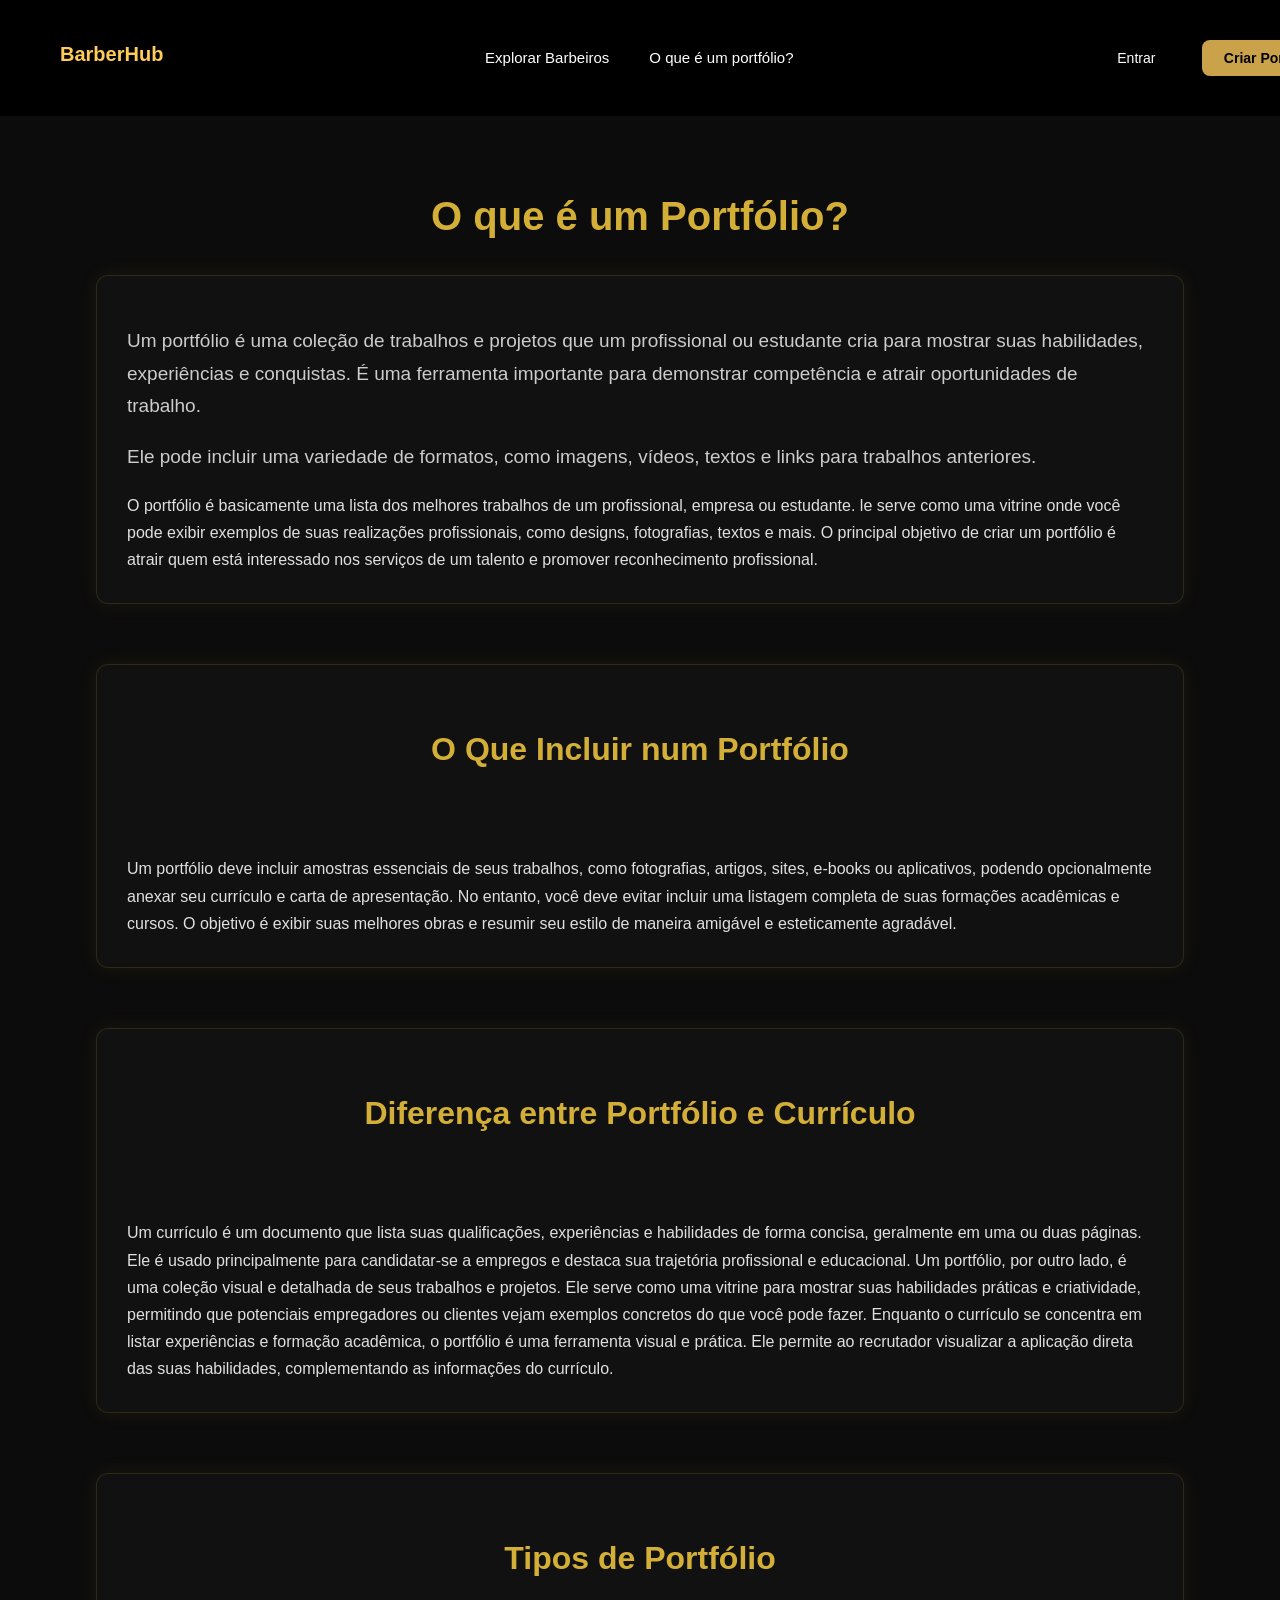
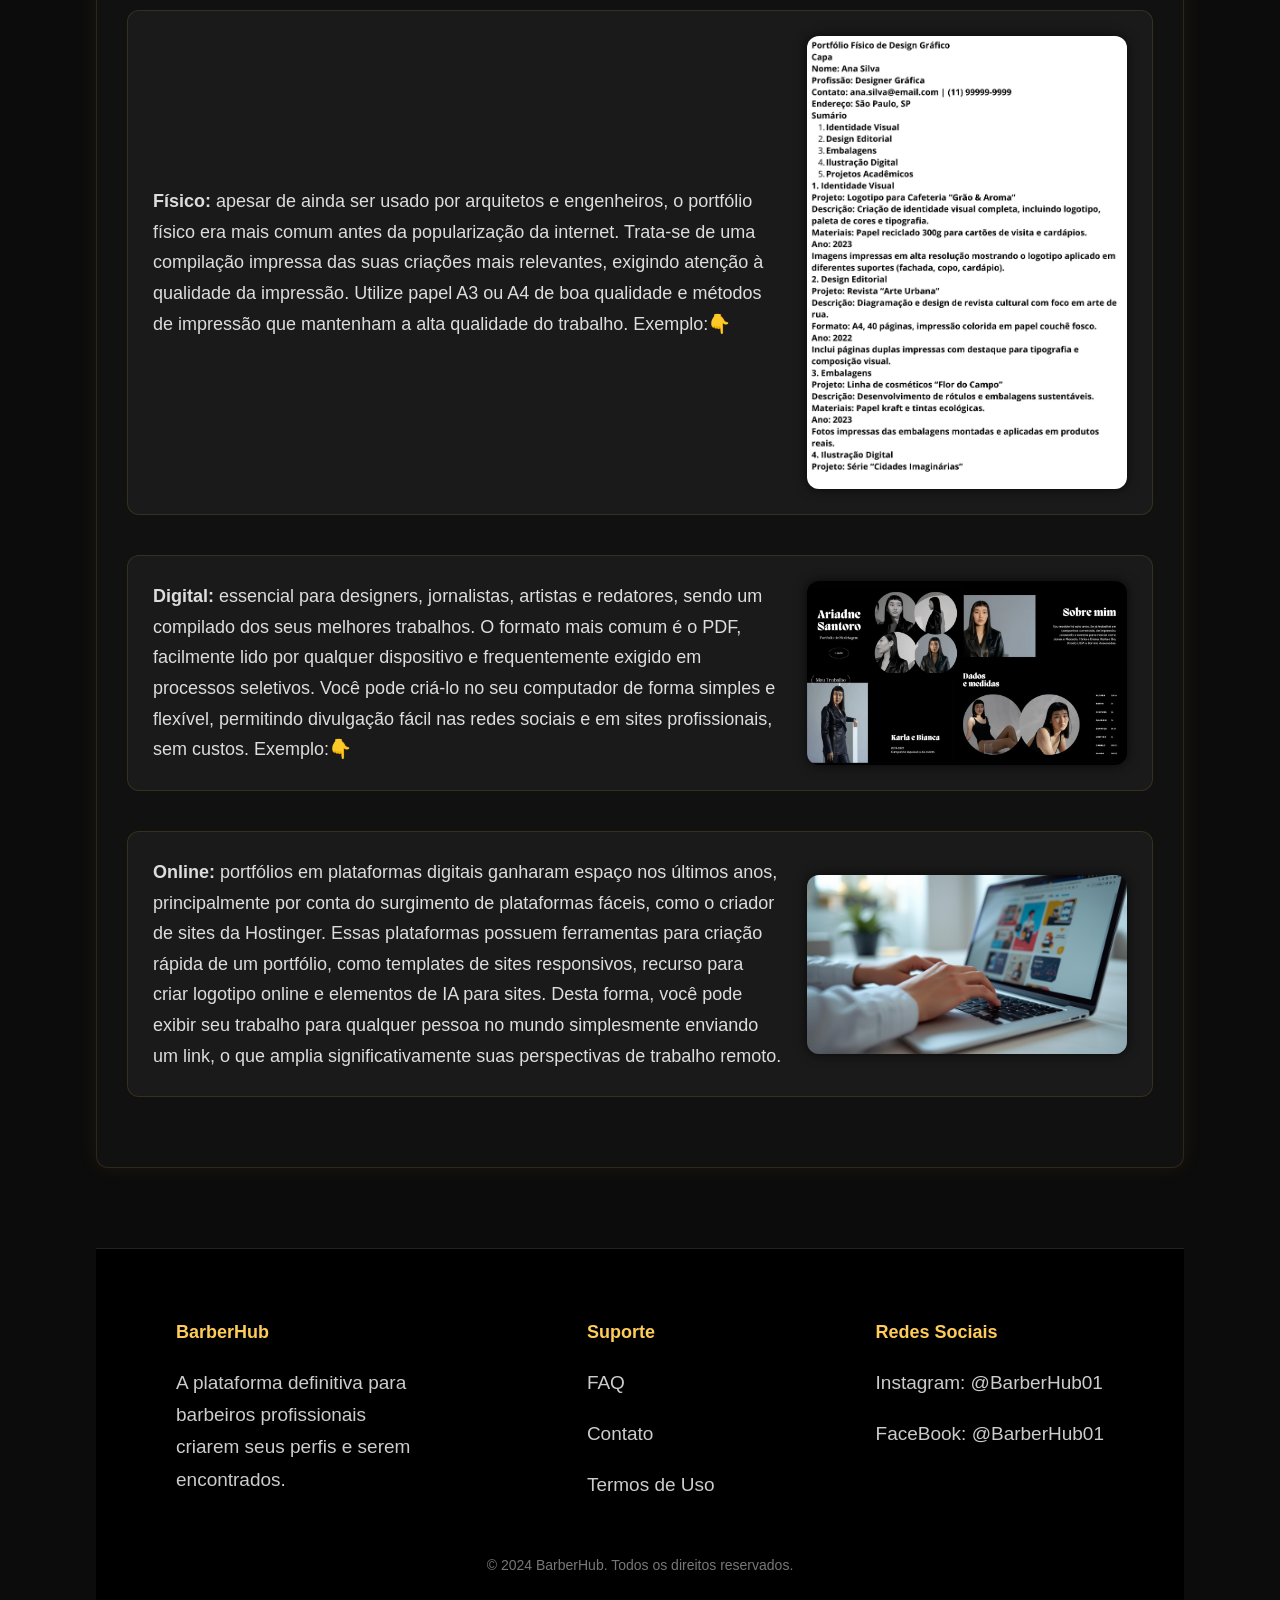
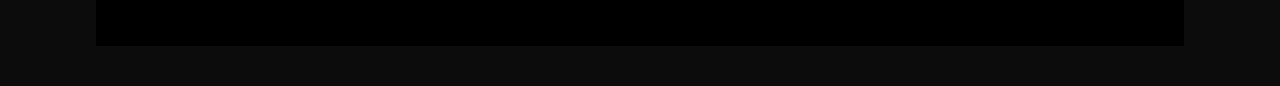
<file: aba-comofunc/comoFunc.html>
<!DOCTYPE html>
<html lang="pt-BR">
<head>
    <meta charset="UTF-8">
    <meta name="viewport" content="width=device-width, initial-scale=1.0">
     <link rel="stylesheet" href="comoFunc-estilizar.css">
    <title>O que é um Portfólio?</title>
</head>
<body>

    <!--área da navbar-->
    <header class="header">
      <nav class="nav">
        <div class="nav_logo">
          <h2>BarberHub</h2>
        </div>

        <ul class="nav__links">
          <li>
            <a
              href="../aba-explorarBarb/explorarbarb.html"
              class="nav__link"
              id="btnExplorar"
              >Explorar Barbeiros</a
            >
          </li>
          <li>
            <a
              href="../aba-comofunc/comoFunc.html"
              class="nav__link"
              id="btnComoFunciona"
              >O que é um portfólio?</a
            >
          </li>
        </ul>

        <div class="nav_actions">
          <a href="#" class="nav__login" id="btnEntrar">Entrar</a>
          <a
            href="../aba-criarPortifolio/criarPortifolio.html"
            class="nav_signup"
            id="btnCriarPortfolio"
            >Criar Portfólio</a
          >
        </div>
      </nav>
    </header>

    <div class="container">
    <h1 class="h1">O que é um Portfólio?</h1>
   
    <section class="comoFunciona">
        
        <p>Um portfólio é uma coleção de trabalhos e projetos que um profissional ou estudante cria para mostrar suas habilidades, experiências e conquistas. É uma ferramenta importante para demonstrar competência e atrair oportunidades de trabalho.</p>
        <p>Ele pode incluir uma variedade de formatos, como imagens, vídeos, textos e links para trabalhos anteriores.</p>
O portfólio é basicamente uma lista dos melhores trabalhos de um profissional, empresa ou estudante.
le serve como uma vitrine onde você pode exibir exemplos de suas realizações profissionais, como designs, fotografias, textos e mais.
O principal objetivo de criar um portfólio é atrair quem está interessado nos serviços de um talento e promover reconhecimento profissional. 

    </section>

    <section class="incluir">
<h2>O Que Incluir num Portfólio</h2>
<br><br>
Um portfólio deve incluir amostras essenciais de seus trabalhos, como fotografias, artigos, sites, e-books ou aplicativos, podendo opcionalmente anexar seu currículo e carta de apresentação. No entanto, você deve evitar incluir uma listagem completa de suas formações acadêmicas e cursos.
O objetivo é exibir suas melhores obras e resumir seu estilo de maneira amigável e esteticamente agradável.





    </section>
    <section class="diferenca">
        

<h2>Diferença entre Portfólio e Currículo</h2>
<br><br>
Um currículo é um documento que lista suas qualificações, experiências e habilidades de forma concisa, geralmente em uma ou duas páginas. Ele é usado principalmente para candidatar-se a empregos e destaca sua trajetória profissional e educacional.
Um portfólio, por outro lado, é uma coleção visual e detalhada de seus trabalhos e projetos. Ele serve como uma vitrine para mostrar suas habilidades práticas e criatividade, permitindo que potenciais empregadores ou clientes vejam exemplos concretos do que você pode fazer.
Enquanto o currículo se concentra em listar experiências e formação acadêmica, o portfólio é uma ferramenta visual e prática. Ele permite ao recrutador visualizar a aplicação direta das suas habilidades, complementando as informações do currículo. 
	



        </section>


      <section class="TiposdePortifolio">
    <h2>Tipos de Portfólio</h2>

    
    <div class="flex-container">
        <div class="texto">
            <strong>Físico:</strong> apesar de ainda ser usado por arquitetos e engenheiros, 
            o portfólio físico era mais comum antes da popularização da internet. 
            Trata-se de uma compilação impressa das suas criações mais relevantes, 
            exigindo atenção à qualidade da impressão. Utilize papel A3 ou A4 de boa qualidade 
            e métodos de impressão que mantenham a alta qualidade do trabalho. Exemplo:👇
        </div>
        <img src="../imagens/fisico.jpg" alt="Imagem ilustrativa sobre portfólio" class="img">
    </div>

   
    <div class="flex-container">
        <div class="texto">
            <strong>Digital:</strong> essencial para designers, jornalistas, artistas e redatores, 
            sendo um compilado dos seus melhores trabalhos. O formato mais comum é o PDF, 
            facilmente lido por qualquer dispositivo e frequentemente exigido em processos seletivos.
            Você pode criá-lo no seu computador de forma simples e flexível, permitindo divulgação fácil 
            nas redes sociais e em sites profissionais, sem custos. Exemplo:👇
        </div>
        <img src="../imagens/digital.jpg" alt="Imagem ilustrativa sobre portfólio" class="img">
    </div>

    
    <div class="flex-container">
        <div class="texto">
            <strong>Online:</strong> portfólios em plataformas digitais ganharam espaço nos últimos anos,
            principalmente por conta do surgimento de plataformas fáceis, como o criador de sites da Hostinger.
            Essas plataformas possuem ferramentas para criação rápida de um portfólio, como templates de sites 
            responsivos, recurso para criar logotipo online e elementos de IA para sites.
            Desta forma, você pode exibir seu trabalho para qualquer pessoa no mundo simplesmente enviando um link,
            o que amplia significativamente suas perspectivas de trabalho remoto.
        </div>
        <img src="../imagens/online.jpg" alt="Imagem ilustrativa sobre portfólio online" class="img">
    </div>
</section>



    </body>

    
    <footer class="footer">
      <div class="footer-section">
        <h3 class="footer__titulo">BarberHub</h3>
        <p class="footer__descricao">
          A plataforma definitiva para barbeiros profissionais criarem seus
          perfis e serem encontrados.
        </p>
      </div>

      <div class="footer_section">
        <h3 class="footer__titulo">Suporte</h3>
        <p class="footer-item">FAQ</p>
        <p class="footer-item">Contato</p>
        <p class="footer-item">Termos de Uso</p>
      </div>

      <div class="footer-section">
        <h3 class="footer__titulo">Redes Sociais</h3>
        <p class="footer-item">Instagram: @BarberHub01</p>
        <p class="footer-item">FaceBook: @BarberHub01</p>
      </div>

      <p class="footer__copy">
        © 2024 BarberHub. Todos os direitos reservados.
      </p>
    </footer>
        <script src="comoFunc-interacao.js"></script> 
</body>

</html>
</file>
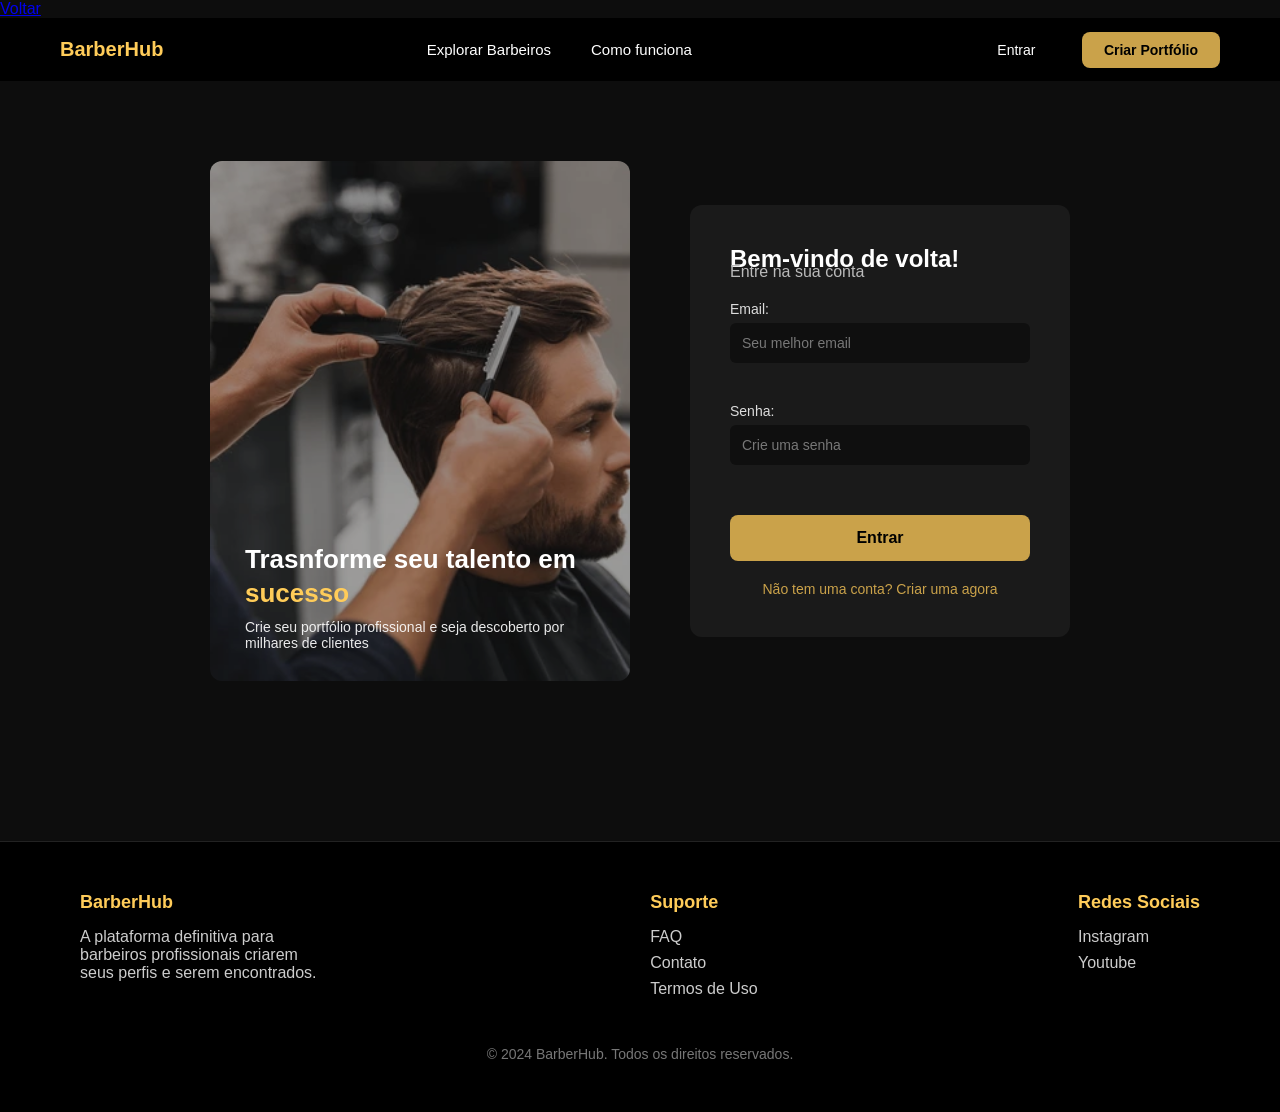
<file: aba-criarPortifolio/criarPortifolio.html>
<!DOCTYPE html>
<!DOCTYPE html>
<html lang="pt-BR">
<head>
    <meta charset="UTF-8">
    <meta name="viewport" content="width=device-width, initial-scale=1.0">
    <title>Document</title>
    <link rel="stylesheet" href="criarPortifolio-estilizar.css">
     <a href="../docs/index.html">Voltar</a>
</head>
<body>
    <!--Área navbar do site ( igual a area principal )-->
    <header class="header">
        <nav class="nav">
            <div class="nav_logo">
                <h2>BarberHub</h2>
            </div>

            <ul class="nav__links">
                <li><a href="../aba-explorarBarb/explorarbarb.html" class="nav__link">Explorar Barbeiros</a></li>
                <li><a href="../aba-comofunc/comoFunc.html" class="nav__link">Como funciona</a></li>
            </ul>

            <div class="nav_actions">
                <a href="../aba-login/login.html" class="nav__login">Entrar</a>
                <a href="../aba-criarPortifolio/criarPortifolio.html" class="nav_signup">Criar Portfólio</a>         
            </div>
        </nav>
    </header>

    <!--Área de login/cadastro do site-->
    <section class="area__login">
        <div class="lado__imagem">
            <img src="../imagens/male-client-getting-haircut-by-600nw-568819498.webp" alt="Barbeiro cortando um cabelo">

        <div class="texto-lado__imagem">
            <h2>Trasnforme seu talento em <span>sucesso</span></h2>
            <p>Crie seu portfólio profissional e seja descoberto por milhares de clientes</p>
        </div>
        </div>
        
        <form>

        <div class="login__titulo">
            <h2>Bem-vindo de volta!</h2>
        </div>

        <div class="login__subtitulo">
            <p>Entre na sua conta</p>
        </div>
        
            <div class="input-email__login">
                <label for="email">Email:</label>
                <input 
                id="email"
                nome="email"
                type="email"
                class="input-email__login"
                placeholder="Seu melhor email"
                required
                >
            </div>

            <div class="input-senha__login">
                <label for="senha">Senha:</label>
                <input
                id="senha"
                name="senha"
                type="password"
                class="input-senha__login"
                placeholder="Crie uma senha"
                required
                minlength="5"
                pattern="(?=.*[0-9])(?=.*[A-Z]).{5,}"
                title="Sua senha deve ter no minímo 5 caracteres, uma letra maíuscula e um número."
                >
            </div>

            <div class="btn-entrar__login">
                <button>Entrar</button>
            </div>

            <div>
                <a href="../aba-registro/registro.html" class="caminho-registro__cadastro">Não tem uma conta? Criar uma agora</a>
            </div>

        </form>
    </section>

    <!--Área de sobre nós (igual area principal)-->
    <footer class="footer">
        <div class="footer-section">
            <h3 class="footer__titulo">BarberHub</h3>
            <p class="footer__descricao">
                A plataforma definitiva para barbeiros profissionais criarem seus perfis e serem encontrados.
            </p>
        </div>

        <div class="footer_section">
            <h3 class="footer__titulo">Suporte</h3>
            <p class="footer-item">FAQ</p>
            <p class="footer-item">Contato</p>
            <p class="footer-item">Termos de Uso</p>
        </div>

        <div class="footer-section">
            <h3 class="footer__titulo">Redes Sociais</h3>
            <p class="footer-item">Instagram</p>
            <p class="footer-item">Youtube</p>
        </div>

        <p class="footer__copy">© 2024 BarberHub. Todos os direitos reservados.</p>
    </footer>
</body>
<script src="criarPortifolio-interacao.js"></script>
</html>
</file>
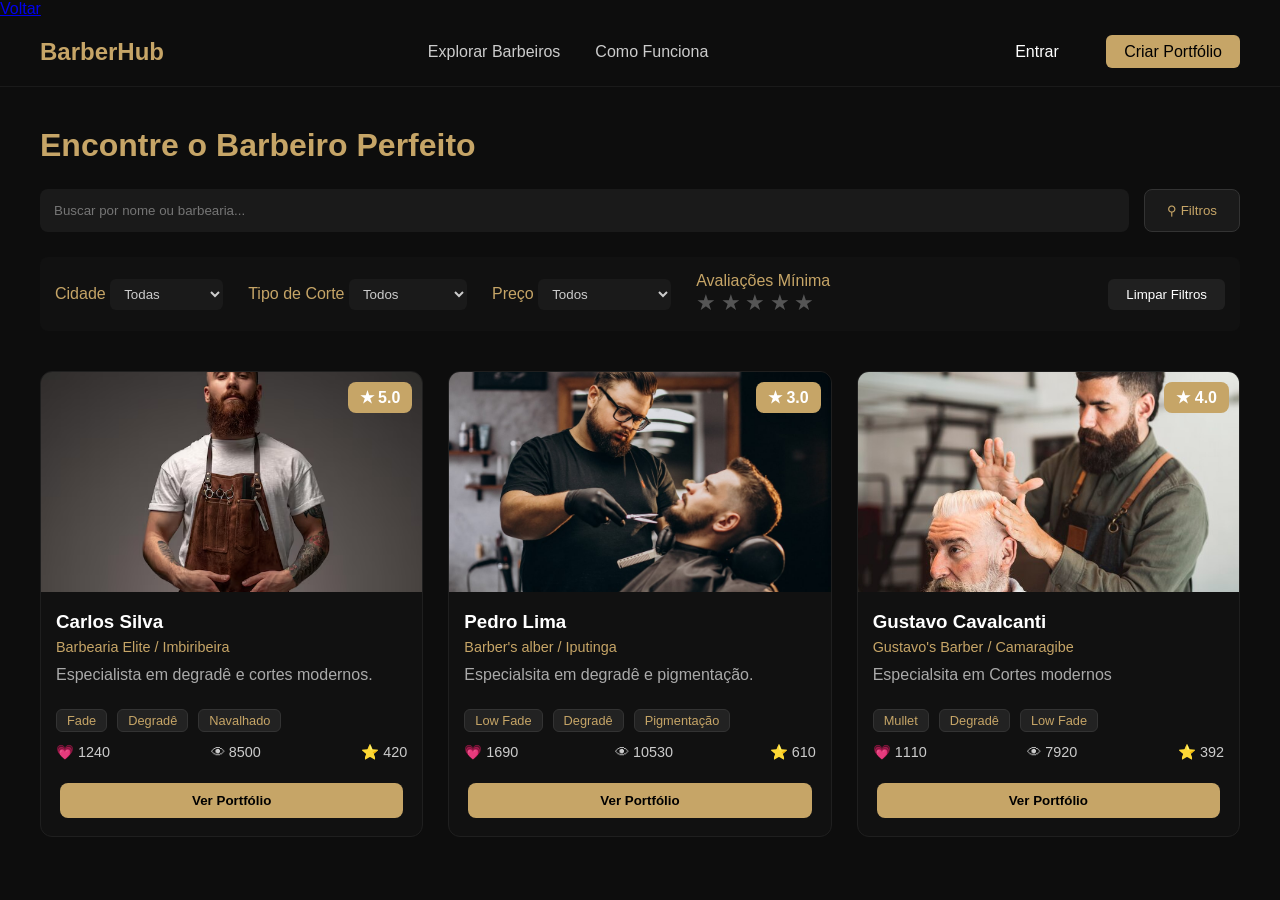
<file: aba-explorarBarb/explorarbarb.html>
<!DOCTYPE html>
<html lang="pt-BR">
<head>
    <meta charset="UTF-8">
    <meta name="viewport" content="width=device-width, initial-scale=1.0">
    <link rel="stylesheet" href="explorarbarb-estilizar.css">
    <title>Explorar Barbeiros</title>
</head>
<body>
    <a href="../docs/index.html">Voltar</a> 
   
    <!--área da navbar-->
    <header class="header">
        <nav class="nav">
            <div class="nav_logo">
                <h2>BarberHub</h2>
            </div>

            <ul class="nav__links">
                <li><a href="../aba-explorarBarb/explorarbarb.html" class="nav__link" id="btnExplorar">Explorar Barbeiros</a></li>
                <li><a href="../aba-comofunc/comoFunc.html" class="nav__link" id="btnComoFunciona">Como Funciona</a></li>
            </ul>

            <div class="nav_actions">
                <a href="../aba-login/login.html" class="nav__login" id="btnEntrar">Entrar</a>
                <a href="../aba-criarPortifolio/criarPortifolio.html" class="nav_signup"  id="btnCriarPortfolio">Criar Portfólio</a>
            </div>
        </nav>
    </header>
   <!--área de pesquisa no menu principal explorar barbeiros-->
    <section class="explorarbarbeiros__menu">
        <div class="explorarbarbeiros__titulo">
            <h2>Encontre o Barbeiro Perfeito</h2>
        </div>
        
        <div class="barra-pesquisa__explorar">
            <input
            type="text"
            class="pesquisar_inserir"
            placeholder="Buscar por nome ou barbearia..."
            >

            <button class="botao-filtro">
                <span class="icone-filtro">⚲</span>
                Filtros
            </button>
        </div>

        <div class="explorarbarbeiros__filtro-classificacoes">
            <div class="filtro-classificacoes" id="filtro-cidade">
                <label>Cidade</label>
                <select>
                    <option value="Todas">Todas</option>
                    <option value="Imbiribeira">Imbiribeira</option>
                    <option value="Iputinga">Iputinga</option>
                    <option value="Camaragibe">Camaragibe</option>
                </select>
            </div>

            <div class="filtro-classificacoes" id="filtro-tipocorte">
                <label>Tipo de Corte</label>
                <select>
                    <option value="Todos">Todos</option>
                    <option value="Fade">Fade</option>
                    <option value="Degradê">Degradê</option>
                    <option value="Navalhado">Navalhado</option>
                    <option value="Low fade">Low Fade</option>
                    <option value="Mullet">Mullet</option>
                    <option value="Pigmentação">Pigmentação</option>
                </select>
            </div>

            <div class="filtro-classificacoes" id="filtro-preco">
                <label>Preço</label>
                <select>
                    <option value="Todos">Todos</option>
                    <option value="30">Até RS30</option>
                    <option value="40">RS30-RS60</option>
                    <option value="60">Acima de RS60</option>
                </select>
            </div>

            <div class="filtro-classificacoes">
                <label>Avaliações Mínima</label>
                <div class="avaliacoes-estrelas" id="filtro-avaliacao">
                    <span data-stars="1">★</span>
                    <span data-stars="2">★</span>
                    <span data-stars="3">★</span>
                    <span data-stars="4">★</span>
                    <span data-stars="5">★</span>
                </div>
            </div>

            <button class="explorarbarbeiros__limpar-filtros">Limpar Filtros</button>
        </div>
    </section>

    <!--Cards dos barbeiros no menu explorar barbeiros-->

    <section class="explorarbarbeiros__barbeiros">
        <!--Card 1-->
        <article class="barbeiro__card">
            <div class="barbeiro__imagem">
                <img src="../imagens/barbeiro-orelhudo-olhando-para-a-camera_251859-16957.avif" alt="Foto Barbeiro">
                <span class="avaliacao">★ 5.0</span>
            </div>

            <div class="barbeiro__informacoes">
                <p class="explorarbarbeiro__cidade"></p>

                <h3>Carlos Silva</h3>
                <span class="barbearia__loja">Barbearia Elite / Imbiribeira </span>

                <p class="desc">
                    Especialista em degradê e cortes modernos.
                </p>
            </div>

            <div class="barbeiro__tags">
                <span>Fade</span>
                <span>Degradê</span>
                <span>Navalhado</span>
            </div>

            <div class="barbeiro__status">
                <span>💗 1240</span>
                <span>👁 8500</span>
                <span>⭐ 420</span>
            </div>

            <button class="barbeiro--portfolio__botao" id="btn1">Ver Portfólio</button>
        </article>

        <!--Card 2 (Copiar e colar primeiro card, apenas mudar imagem do barbeiro e informações.)-->

        <article class="barbeiro__card">
            <div class="barbeiro__imagem">
                <img src="../imagens/curso-de-barbeiro-profissional.png" alt="Foto Barbeiro">
                <span class="avaliacao">★ 3.0</span>
            </div>

            <div class="barbeiro__informacoes">
                <p class="explorarbarbeiro__cidade"></p>

                <h3>Pedro Lima</h3>
                <span class="barbearia__loja">Barber's alber / Iputinga </span>

                <p class="desc">
                    Especialsita em degradê e pigmentação.
                </p>
            </div>

            <div class="barbeiro__tags">
                <span>Low Fade</span>
                <span>Degradê</span>
                <span>Pigmentação</span>
            </div>

            <div class="barbeiro__status">
                <span>💗 1690</span>
                <span>👁 10530</span>
                <span>⭐ 610</span>
            </div>

            <button class="barbeiro--portfolio__botao" id="btn2">Ver Portfólio</button>
        </article>

        <!--Card 3-->
        <article class="barbeiro__card">
            <div class="barbeiro__imagem">
                <img src="../imagens/cabeleireiro-preparar-clientes-cabelo-para-corte-cabelo_23-2148181947.png" alt="Foto Barbeiro">
                <span class="avaliacao">★ 4.0</span>
            </div>

            <div class="barbeiro__informacoes">
                <p class="explorarbarbeiro__cidade"></p>

                <h3>Gustavo Cavalcanti</h3>
                <span class="barbearia__loja">Gustavo's Barber / Camaragibe </span>

                <p class="desc">
                    Especialsita em Cortes modernos
                </p>
            </div>

            <div class="barbeiro__tags">
                <span>Mullet</span>
                <span>Degradê</span>
                <span>Low Fade</span>
            </div>

            <div class="barbeiro__status">
                <span>💗 1110</span>
                <span>👁 7920</span>
                <span>⭐ 392</span>
            </div>

            <button class="barbeiro--portfolio__botao" id="btn3">Ver Portfólio</button>
        </article>

    </section>
    <script src="explorarbarb-interacao.js"></script>
</body>
</html>
</file>
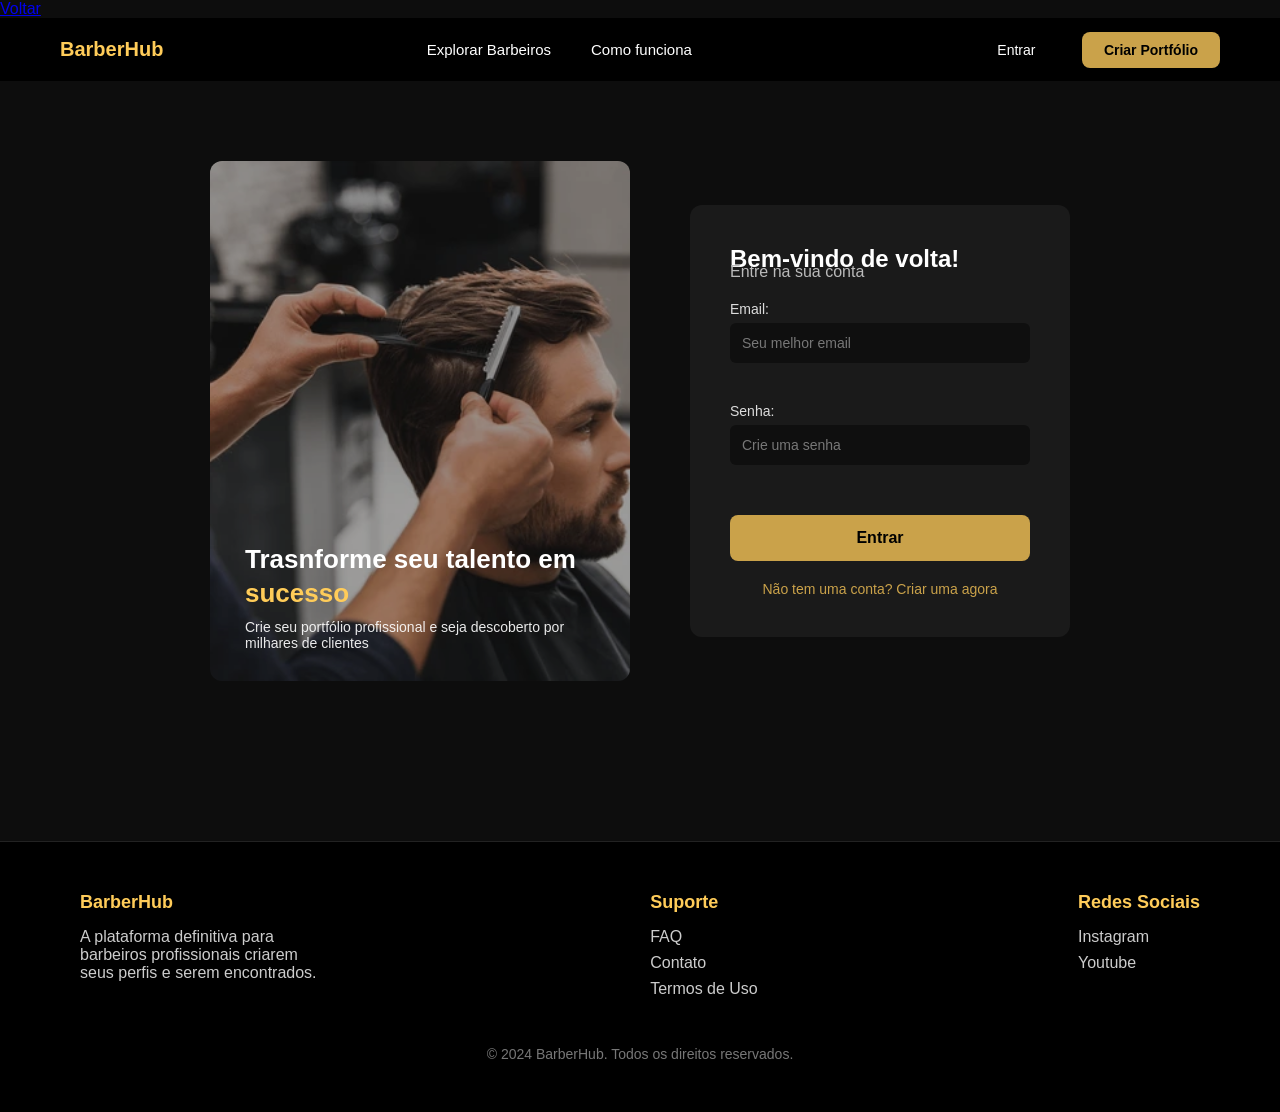
<file: aba-login/login.html>
<!DOCTYPE html>
<html lang="pt-BR">
<head>
    <meta charset="UTF-8">
    <meta name="viewport" content="width=device-width, initial-scale=1.0">
    <title>Login BarberHub</title>
    <a href="../docs/index.html">Voltar</a>
    <link rel="stylesheet" href="login-estilizar.css">
    <!-- Adicione isso dentro da tag <head> do seu HTML -->

</head>
<body>
    <!--Área navbar do site ( igual a area principal )-->
    <header class="header">
        <nav class="nav">
            <div class="nav_logo">
                <h2>BarberHub</h2>
            </div>

            <ul class="nav__links">
                <li><a href="../aba-explorarBarb/explorarbarb.html" class="nav__link">Explorar Barbeiros</a></li>
                <li><a href="../aba-comofunc/comoFunc.html" class="nav__link">Como funciona</a></li>
            </ul>

            <div class="nav_actions">
                <a href="../aba-login/login.html" class="nav__login">Entrar</a>
                <a href="../aba-criarPortifolio/criarPortifolio.html" class="nav_signup">Criar Portfólio</a>         
            </div>
        </nav>
    </header>

    <!--Área de login/cadastro do site-->
    <section class="area__login">
        <div class="lado__imagem">
            <img src="../imagens/male-client-getting-haircut-by-600nw-568819498.webp" alt="Barbeiro cortando um cabelo">

        <div class="texto-lado__imagem">
            <h2>Trasnforme seu talento em <span>sucesso</span></h2>
            <p>Crie seu portfólio profissional e seja descoberto por milhares de clientes</p>
        </div>
        </div>

        <form>

        <div class="login__titulo">
            <h2>Bem-vindo de volta!</h2>
        </div>

        <div class="login__subtitulo">
            <p>Entre na sua conta</p>
        </div>
        
        
            <div class="input-email__login">
                <label for="email">Email:</label>
                <input 
                id="email"
                nome="email"
                type="email"
                class="input-email__login"
                placeholder="Seu melhor email"
                required
                >
            </div>

            <div class="input-senha__login">
                <label for="senha">Senha:</label>
                <input
                id="senha"
                name="senha"
                type="password"
                class="input-senha__login"
                placeholder="Crie uma senha"
                required
                minlength="5"
                pattern="(?=.*[0-9])(?=.*[A-Z]).{5,}"
                title="Sua senha deve ter no minímo 5 caracteres, uma letra maíuscula e um número."
                >
            </div>

            <div class="btn-entrar__login">
                <button>Entrar</button>
            </div>

            <div>
                <a href="../aba-registro/registro.html" class="caminho-registro__cadastro">Não tem uma conta? Criar uma agora</a>
            </div>

        </form>
    </section>

    <!--Área de sobre nós (igual area principal)-->
    <footer class="footer">
        <div class="footer-section">
            <h3 class="footer__titulo">BarberHub</h3>
            <p class="footer__descricao">
                A plataforma definitiva para barbeiros profissionais criarem seus perfis e serem encontrados.
            </p>
        </div>

        <div class="footer_section">
            <h3 class="footer__titulo">Suporte</h3>
            <p class="footer-item">FAQ</p>
            <p class="footer-item">Contato</p>
            <p class="footer-item">Termos de Uso</p>
        </div>

        <div class="footer-section">
            <h3 class="footer__titulo">Redes Sociais</h3>
            <p class="footer-item">Instagram</p>
            <p class="footer-item">Youtube</p>
        </div>

        <p class="footer__copy">© 2024 BarberHub. Todos os direitos reservados.</p>
    </footer>
</body>
<script src="login-interacao.js"></script>
</html>
</file>
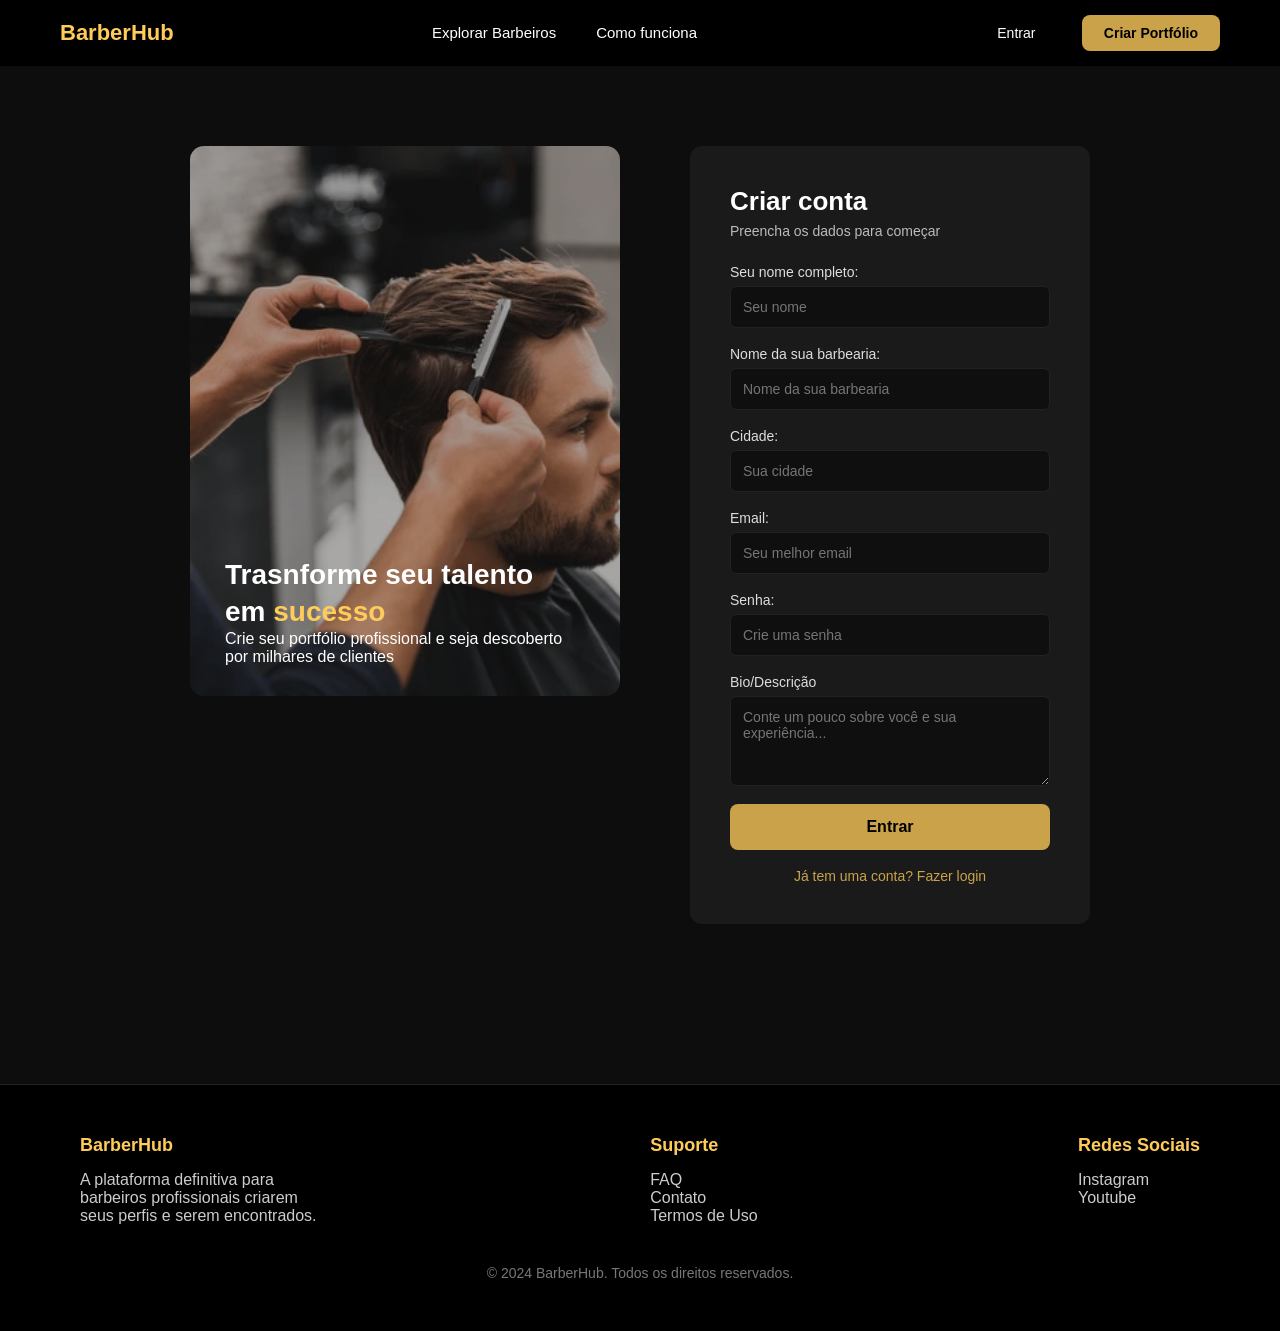
<file: aba-registro/registro.html>
<!DOCTYPE html>
<html lang="pt-BR">
<head>
    <meta charset="UTF-8">
    <meta name="viewport" content="width=device-width, initial-scale=1.0">
    <title>Login BarberHub</title>
    <link rel="stylesheet" href="registro-estlizar.css">

</head>
<body>
    <!--Área navbar do site ( igual a area principal )-->
    <header class="header">
        <nav class="nav">
            <div class="nav_logo">
                <h2>BarberHub</h2>
            </div>

            <ul class="nav__links">
                <li><a href="../aba-explorarBarb/explorarbarb.html" class="nav__link">Explorar Barbeiros</a></li>
                <li><a href="../aba-comofunc/comoFunc.html" class="nav__link">Como funciona</a></li>
            </ul>

            <div class="nav_actions">
                <a href="../aba-login/login.html" class="nav__login">Entrar</a>
                <a href="../aba-criarPortifolio/criarPortifolio.html" class="nav_signup">Criar Portfólio</a>         
            </div>
        </nav>
    </header>

    <!--Área de login/cadastro do site-->
    <section class="area__login">
        <div class="lado__imagem">
            <img src="../imagens/male-client-getting-haircut-by-600nw-568819498.webp" alt="Barbeiro cortando um cabelo">

        <div class="texto-lado__imagem">
            <h2>Trasnforme seu talento em <span>sucesso</span></h2>
            <p>Crie seu portfólio profissional e seja descoberto por milhares de clientes</p>
        </div>
        </div>
    <!--Preencher cadastro-->
        <form>

        <div class="login__titulo">
            <h2>Criar conta</h2>
        </div>

        <div class="login__subtitulo">
            <p>Preencha os dados para começar</p>
        </div>
         
        <!--Nome-->
            <div class="campo__preencher">
                <label for="name">Seu nome completo:</label>
                <input 
                id="name"
                name="name"
                type="text"
                placeholder="Seu nome"
                required
                >
            </div>
        <!--Nome barbearia-->
            <div class="campo__preencher">
                <label for="barbearia">Nome da sua barbearia:</label>
                <input 
                id="barbearia"
                name="barbearia"
                type="text"
                placeholder="Nome da sua barbearia"
                required
                >
            </div>
        <!--Cidade-->
            <div class="campo__preencher">
                <label for="cidade">Cidade:</label>
                <input
                id="cidade__barbearia"
                name="cidade"
                type="text"
                placeholder="Sua cidade"
                required
                >
            </div>
            
        <!--Email-->
            <div class="campo__preencher">
                <label for="email">Email:</label>
                <input 
                id="email"
                name="email"
                type="email"
                placeholder="Seu melhor email"
                required
                >
            </div>
        <!--Senha-->
            <div class="campo__preencher">
                <label for="senha">Senha:</label>
                <input
                id="senha"
                name="senha"
                type="password"
                placeholder="Crie uma senha"
                required
                minlength="5"
                pattern="(?=.*[0-9])(?=.*[A-Z]).{5,}"
                title="Sua senha deve ter no minímo 5 caracteres, uma letra maíuscula e um número."
                >
            </div>
        <!--Descrição/bio-->
            <div class="campo__preencher">
                <label for="descricao">Bio/Descrição</label>
                <textarea
                id="descricao"
                name="descricao"
                placeholder="Conte um pouco sobre você e sua experiência..."
                required
                ></textarea>
            </div>

            <div class="btn-entrar__login">
                <button type="submit" id="btentrar">Entrar</button>
            </div>

            <a href="../aba-login/login.html" class="caminho-login__cadastro">Já tem uma conta? Fazer login</a>


        </form>
    </section>

    <!--Área de sobre nós (igual area principal)-->
    <footer class="footer">
        <div class="footer-section">
            <h3 class="footer__titulo">BarberHub</h3>
            <p class="footer__descricao">
                A plataforma definitiva para barbeiros profissionais criarem seus perfis e serem encontrados.
            </p>
        </div>

        <div class="footer_section">
            <h3 class="footer__titulo">Suporte</h3>
            <p class="footer-item">FAQ</p>
            <p class="footer-item">Contato</p>
            <p class="footer-item">Termos de Uso</p>
        </div>

        <div class="footer-section">
            <h3 class="footer__titulo">Redes Sociais</h3>
            <p class="footer-item">Instagram</p>
            <p class="footer-item">Youtube</p>
        </div>

        <p class="footer__copy">© 2024 BarberHub. Todos os direitos reservados.</p>
    </footer>
</body>
<script src="registro-intercao.js"></script>
</html>
</file>
<file: aba-comofunc/comoFunc-estilizar.css>
body {
    margin: 0;
    padding: 0;
    background-color: #0c0c0c; 
    font-family: "Poppins", Arial, sans-serif;
    color: #e0e0e0;
    line-height: 1.7;
}

.header {
    width: 100%;
    background: #000;
    padding: 20px 60px;
}

.nav {
    display: flex;
    justify-content: space-between;
    align-items: center;
}

.nav_logo h2 {
    font-size: 20px;
    font-weight: 600;
    color: #ffcc59;
}

.nav__links {
    display: flex;
    gap: 40px;
    list-style: none;
}

.nav__link {
    text-decoration: none;
    color: #fff;
    font-size: 15px;
    transition: 0.3s;
}

.nav__link:hover {
    color: #caa24a;
}

.nav_actions a {
    margin-left: 20px;
    padding: 10px 22px;
    border-radius: 8px;
    font-size: 14px;
    text-decoration: none;
    transition: 0.3s;
}

.nav__login {
    color: #fff;
}

.nav_signup {
    background: #caa24a;
    color: #000;
    font-weight: 600;
}

.nav_signup:hover {
    background: #e4c46a;
}

.voltar {
    display: inline-block;
    padding: 10px 22px;
    background-color: transparent;
    border: 2px solid #d4af37; 
    color: #d4af37;
    font-size: 16px;
    font-weight: bold;
    text-decoration: none;
    border-radius: 8px;
    margin: 20px;
    transition: 0.3s ease;
}

.voltar:hover {
    background-color: #d4af37;
    color: #000;
}

.container {
    width: 85%;
    max-width: 1100px;
    margin: auto;
    padding: 40px 0;
}

.h1, h2 {
    text-align: center;
    color: #d4af37; 
    font-weight: 700;
    margin-bottom: 25px;
}

.h1 {
    font-size: 40px;
}

h2 {
    font-size: 32px;
}

p {
    font-size: 19px;
    color: #cccccc;
    margin-bottom: 18px;
}

section {
    margin-bottom: 60px;
    background: #111; 
    padding: 30px;
    border-radius: 12px;
    box-shadow: 0 0 20px rgba(212, 175, 55, 0.08);
    border: 1px solid rgba(212, 175, 55, 0.15);
}

.flex-container {
    display: flex;
    align-items: center;
    gap: 25px;
    margin-bottom: 40px;
    background: #1a1a1a;
    padding: 25px;
    border-radius: 12px;
    border: 1px solid rgba(212, 175, 55, 0.15);
}

.flex-container .texto {
    flex: 1;
    font-size: 18px;
    color: #dddddd;
}

.flex-container .img {
    width: 320px;
    border-radius: 12px;
    box-shadow: 0 0 12px rgba(0,0,0,0.7);
    transition: transform 0.3s ease;
}

.flex-container .img:hover {
    transform: scale(1.03);
}

@media (max-width: 900px) {
    .flex-container {
        flex-direction: column;
        text-align: center;
    }

    .flex-container .img {
        width: 85%;
    }

    .h1, h2 {
        font-size: 28px;
    }
}

.footer {
    margin-top: 80px;
    padding: 50px 80px;
    background: #000;
    color: #ccc;
    display: flex;
    justify-content: space-between;
    flex-wrap: wrap;
    border-top: 1px solid #222;
}

.footer-section {
    max-width: 250px;
}

.footer__titulo {
    font-size: 18px;
    margin-bottom: 15px;
    color: #ffcc59;
}

.footer-item {
    margin-bottom: 8px;
}

.footer__copy {
    width: 100%;
    text-align: center;
    margin-top: 40px;
    color: #777;
    font-size: 14px;
}
</file>
<file: aba-criarPortifolio/criarPortifolio-estilizar.css>
* {
    margin: 0;
    padding: 0;
    box-sizing: border-box;
    font-family: "Poppins", sans-serif;
}

body {
    background: #0d0d0d;
    color: #fff;
}

.header {
    width: 100%;
    background: #000;
    padding: 20px 60px;
}

.nav {
    display: flex;
    justify-content: space-between;
    align-items: center;
}

.nav_logo h2 {
    font-size: 20px;
    font-weight: 600;
    color: #ffcc59;
}

.nav__links {
    display: flex;
    gap: 40px;
    list-style: none;
}

.nav__link {
    text-decoration: none;
    color: #fff;
    font-size: 15px;
    transition: 0.3s;
}

.nav__link:hover {
    color: #caa24a;
}

.nav_actions a {
    margin-left: 20px;
    padding: 10px 22px;
    border-radius: 8px;
    font-size: 14px;
    text-decoration: none;
    transition: 0.3s;
}

.nav__login {
    color: #fff;
}

.nav_signup {
    background: #caa24a;
    color: #000;
    font-weight: 600;
}

.nav_signup:hover {
    background: #e4c46a;
}

.area__login {
    display: flex;
    justify-content: center;
    align-items: center;
    gap: 60px;
    padding: 80px 60px;
    position: relative;
}

.lado__imagem {
    position: relative;
    width: 420px;
    height: 520px;
}

.lado__imagem img {
    width: 100%;
    height: 100%;
    object-fit: cover;
    border-radius: 12px;
    filter: brightness(65%);
}

.texto-lado__imagem {
    position: absolute;
    bottom: 30px;
    left: 35px;
    width: 80%;
    z-index: 2;
}

.texto-lado__imagem h2 {
    font-size: 26px;
    font-weight: 600;
    line-height: 1.3;
}

.texto-lado__imagem span {
    color: #ffcc59;
}

.texto-lado__imagem p {
    font-size: 14px;
    margin-top: 8px;
    opacity: 0.9;
}

form {
    background: #1a1a1a;
    padding: 40px;
    border-radius: 12px;
    width: 380px;
}

.login__titulo h2 {
    font-size: 24px;
    margin-bottom: -10px;
}

.login__subtitulo p {
    color: #bbb;
    margin-bottom: 20px;
}

.input-email__login,
.input-senha__login {
    display: flex;
    flex-direction: column;
    margin-bottom: 20px;
}

label {
    margin-bottom: 6px;
    font-size: 14px;
    color: #ddd;
}

input {
    padding: 12px;
    border-radius: 6px;
    border: none;
    outline: none;
    background: #0f0f0f;
    color: #fff;
    font-size: 14px;
}

input::placeholder {
    color: #777;
}

.btn-entrar__login button {
    width: 100%;
    padding: 14px;
    margin-top: 10px;
    background: #caa24a;
    border: none;
    border-radius: 8px;
    font-size: 16px;
    font-weight: 600;
    cursor: pointer;
    transition: 0.3s;
}

.btn-entrar__login button:hover {
    background: #e4c46a;
}

.caminho-registro__cadastro {
    display: block;
    text-align: center;
    margin-top: 20px;
    color: #caa24a;
    font-size: 14px;
    text-decoration: none;
}

.caminho-registro__cadastro:hover {
    text-decoration: underline;
}

.footer {
    margin-top: 80px;
    padding: 50px 80px;
    background: #000;
    color: #ccc;
    display: flex;
    justify-content: space-between;
    flex-wrap: wrap;
    border-top: 1px solid #222;
}

.footer-section {
    max-width: 250px;
}

.footer__titulo {
    font-size: 18px;
    margin-bottom: 15px;
    color: #ffcc59;
}

.footer-item {
    margin-bottom: 8px;
}

.footer__copy {
    width: 100%;
    text-align: center;
    margin-top: 40px;
    color: #777;
    font-size: 14px;
}
</file>
<file: aba-explorarBarb/explorarbarb-estilizar.css>
* {
    margin: 0;
    padding: 0;
    box-sizing: border-box;
    font-family: "Poppins", sans-serif;
}

body {
    background-color: #0d0d0d;
    color: #fff;
}

a[href="../area-principal/Esqueleto.html"] {
    color: #c6a567;
    margin: 20px;
    display: inline-block;
}

.header {
    width: 100%;
    background-color: #0d0d0d;
    padding: 20px 40px;
    border-bottom: 1px solid #1a1a1a;
}

.nav {
    display: flex;
    justify-content: space-between;
    align-items: center;
}

.nav_logo h2 {
    color: #c6a567;
    font-weight: 600;
}

.nav__links {
    list-style: none;
    display: flex;
    gap: 35px;
}

.nav__link {
    color: #ccc;
    text-decoration: none;
    transition: 0.3s;
}

.nav__link:hover {
    color: #fff;
}

.nav_actions a {
    margin-left: 25px;
    padding: 8px 18px;
    border-radius: 6px;
    text-decoration: none;
    transition: 0.3s;
}

.nav__login {
    color: #fff;
}

.nav_signup {
    background-color: #c6a567;
    color: #000;
    font-weight: 500;
}

.nav_signup:hover {
    background-color: #e8bf6a;
}

.explorarbarbeiros__menu {
    max-width: 1200px;
    margin: 40px auto;
}

.explorarbarbeiros__titulo h2 {
    color: #c6a567;
    font-size: 2rem;
    margin-bottom: 25px;
}

.barra-pesquisa__explorar {
    display: flex;
    gap: 15px;
    margin-bottom: 25px;
}

.pesquisar_inserir {
    flex: 1;
    padding: 14px;
    border-radius: 8px;
    border: none;
    outline: none;
    background-color: #1a1a1a;
    color: #ddd;
}

.botao-filtro {
    padding: 12px 22px;
    background: #1a1a1a;
    border: 1px solid #333;
    border-radius: 8px;
    color: #c6a567;
    cursor: pointer;
}

.explorarbarbeiros__filtro-classificacoes {
    display: flex;
    gap: 25px;
    align-items: center;
    background-color: #111;
    padding: 15px;
    border-radius: 8px;
    margin-bottom: 40px;
}

.filtro-classificacoes label {
    color: #c6a567;
    font-weight: 500;
}

.avaliacoes-estrelas span {
    font-size: 22px;
    cursor: pointer;
    color: #555;
    transition: 0.2s;
}

.avaliacoes-estrelas span:hover {
    color: gold;
}

.avaliacoes-estrelas .ativa {
    color: gold;
}


.filtro-classificacoes select {
    background: #1a1a1a;
    color: #ccc;
    border: none;
    padding: 7px 10px;
    border-radius: 6px;
}

.explorarbarbeiros__limpar-filtros {
    margin-left: auto;
    padding: 8px 18px;
    background-color: #202020;
    border: none;
    color: #fff;
    border-radius: 6px;
    cursor: pointer;
}

.explorarbarbeiros__barbeiros {
    max-width: 1200px;
    margin: 0 auto 60px auto;
    display: grid;
    grid-template-columns: repeat(auto-fit, minmax(330px, 1fr));
    gap: 25px;
}

.barbeiro__card {
    background-color: #111;
    border: 1px solid #1f1f1f;
    border-radius: 12px;
    padding: 0 0 18px 0;
    overflow: hidden;
    transition: 0.3s;
}

.barbeiro__card:hover {
    transform: translateY(-6px);
    border-color: #c6a567;
}

.barbeiro__imagem {
    position: relative;
}

.barbeiro__imagem img {
    width: 100%;
    height: 220px;
    object-fit: cover;
}

.avaliacao {
    position: absolute;
    top: 10px;
    right: 10px;
    background-color: #c6a567;
    padding: 6px 12px;
    border-radius: 8px;
    font-weight: bold;
}

.barbeiro__informacoes {
    padding: 15px;
}

.barbeiro__informacoes h3 {
    margin-bottom: 5px;
}

.barbearia__loja {
    color: #c6a567;
    font-size: 0.9rem;
}

.desc {
    margin-top: 10px;
    color: #aaa;
}

.barbeiro__tags {
    display: flex;
    gap: 10px;
    padding: 0 15px;
    margin-top: 10px;
}

.barbeiro__tags span {
    background-color: #222;
    border: 1px solid #333;
    color: #c6a567;
    padding: 3px 10px;
    border-radius: 6px;
    font-size: 0.8rem;
}

.barbeiro__status {
    display: flex;
    justify-content: space-between;
    padding: 12px 15px;
    color: #ccc;
    font-size: 0.9rem;
}

.barbeiro--portfolio__botao {
    width: 90%;
    margin: 10px auto 0 auto;
    display: block;
    padding: 10px 0;
    background-color: #c6a567;
    color: #000;
    border: none;
    border-radius: 8px;
    font-weight: 600;
    cursor: pointer;
    transition: 0.3s;
}

.barbeiro--portfolio__botao:hover {
    background-color: #e8c16e;
}

.footer {
    margin-top: 80px;
    padding: 50px 80px;
    background: #000;
    color: #ccc;
    display: flex;
    justify-content: space-between;
    flex-wrap: wrap;
    border-top: 1px solid #222;
}

.footer-section {
    max-width: 250px;
}

.footer__titulo {
    font-size: 18px;
    margin-bottom: 15px;
    color: #ffcc59;
}

.footer-item {
    margin-bottom: 8px;
}

.footer__copy {
    width: 100%;
    text-align: center;
    margin-top: 40px;
    color: #777;
    font-size: 14px;
}
</file>
<file: aba-login/login-estilizar.css>
* {
    margin: 0;
    padding: 0;
    box-sizing: border-box;
    font-family: "Poppins", sans-serif;
}

body {
    background: #0d0d0d;
    color: #fff;
}

.header {
    width: 100%;
    background: #000;
    padding: 20px 60px;
}

.nav {
    display: flex;
    justify-content: space-between;
    align-items: center;
}

.nav_logo h2 {
    font-size: 20px;
    font-weight: 600;
    color: #ffcc59;
}

.nav__links {
    display: flex;
    gap: 40px;
    list-style: none;
}

.nav__link {
    text-decoration: none;
    color: #fff;
    font-size: 15px;
    transition: 0.3s;
}

.nav__link:hover {
    color: #caa24a;
}

.nav_actions a {
    margin-left: 20px;
    padding: 10px 22px;
    border-radius: 8px;
    font-size: 14px;
    text-decoration: none;
    transition: 0.3s;
}

.nav__login {
    color: #fff;
}

.nav_signup {
    background: #caa24a;
    color: #000;
    font-weight: 600;
}

.nav_signup:hover {
    background: #e4c46a;
}

.area__login {
    display: flex;
    justify-content: center;
    align-items: center;
    gap: 60px;
    padding: 80px 60px;
    position: relative;
}

.lado__imagem {
    position: relative;
    width: 420px;
    height: 520px;
}

.lado__imagem img {
    width: 100%;
    height: 100%;
    object-fit: cover;
    border-radius: 12px;
    filter: brightness(65%);
}

.texto-lado__imagem {
    position: absolute;
    bottom: 30px;
    left: 35px;
    width: 80%;
    z-index: 2;
}

.texto-lado__imagem h2 {
    font-size: 26px;
    font-weight: 600;
    line-height: 1.3;
}

.texto-lado__imagem span {
    color: #ffcc59;
}

.texto-lado__imagem p {
    font-size: 14px;
    margin-top: 8px;
    opacity: 0.9;
}

form {
    background: #1a1a1a;
    padding: 40px;
    border-radius: 12px;
    width: 380px;
}

.login__titulo h2 {
    font-size: 24px;
    margin-bottom: -10px;
}

.login__subtitulo p {
    color: #bbb;
    margin-bottom: 20px;
}

.input-email__login,
.input-senha__login {
    display: flex;
    flex-direction: column;
    margin-bottom: 20px;
}

label {
    margin-bottom: 6px;
    font-size: 14px;
    color: #ddd;
}

input {
    padding: 12px;
    border-radius: 6px;
    border: none;
    outline: none;
    background: #0f0f0f;
    color: #fff;
    font-size: 14px;
}

input::placeholder {
    color: #777;
}

.btn-entrar__login button {
    width: 100%;
    padding: 14px;
    margin-top: 10px;
    background: #caa24a;
    border: none;
    border-radius: 8px;
    font-size: 16px;
    font-weight: 600;
    cursor: pointer;
    transition: 0.3s;
}

.btn-entrar__login button:hover {
    background: #e4c46a;
}

.caminho-registro__cadastro {
    display: block;
    text-align: center;
    margin-top: 20px;
    color: #caa24a;
    font-size: 14px;
    text-decoration: none;
}

.caminho-registro__cadastro:hover {
    text-decoration: underline;
}

.footer {
    margin-top: 80px;
    padding: 50px 80px;
    background: #000;
    color: #ccc;
    display: flex;
    justify-content: space-between;
    flex-wrap: wrap;
    border-top: 1px solid #222;
}

.footer-section {
    max-width: 250px;
}

.footer__titulo {
    font-size: 18px;
    margin-bottom: 15px;
    color: #ffcc59;
}

.footer-item {
    margin-bottom: 8px;
}

.footer__copy {
    width: 100%;
    text-align: center;
    margin-top: 40px;
    color: #777;
    font-size: 14px;
}
</file>
<file: aba-registro/registro-estlizar.css>
* {
    margin: 0;
    padding: 0;
    box-sizing: border-box;
    font-family: "Poppins", sans-serif;
}

body {
    background: #0d0d0d;
    color: #fff;
}

.header {
    width: 100%;
    background: #000;
    padding: 20px 60px;
}

.nav {
    display: flex;
    justify-content: space-between;
    align-items: center;
}

.nav_logo h2 {
    font-size: 22px;
    font-weight: 600;
    color: #ffcc59;
}

.nav__links {
    display: flex;
    gap: 40px;
    list-style: none;
}

.nav__link {
    text-decoration: none;
    color: #fff;
    font-size: 15px;
    transition: 0.3s;
}

.nav__link:hover {
    color: #caa24a;
}

.nav_actions a {
    margin-left: 20px;
    padding: 10px 22px;
    border-radius: 8px;
    font-size: 14px;
    text-decoration: none;
    transition: 0.3s;
}

.nav__login {
    color: #fff;
}

.nav_signup {
    background: #caa24a;
    color: #000;
    font-weight: 600;
}

.nav_signup:hover {
    background: #e4c46a;
}

.area__login {
    display: flex;
    justify-content: center;
    align-items: flex-start;
    gap: 70px;
    padding: 80px 60px;
}

.lado__imagem {
    position: relative;
    width: 430px;
    height: 550px;
}

.lado__imagem img {
    width: 100%;
    height: 100%;
    object-fit: cover;
    border-radius: 14px;
    filter: brightness(70%);
}

.texto-lado__imagem {
    position: absolute;
    bottom: 30px;
    left: 35px;
    width: 80%;
}

.texto-lado__imagem h2 {
    font-size: 28px;
    font-weight: 700;
    line-height: 1.3;
}

.texto-lado__imagem span {
    color: #ffcc59;
}

form {
    background: #1a1a1a;
    padding: 40px;
    border-radius: 12px;
    width: 400px;
    display: flex;
    flex-direction: column;
}

.login__titulo h2 {
    font-size: 26px;
    font-weight: 600;
}

.login__subtitulo p {
    color: #bbb;
    margin: 6px 0 25px 0;
    font-size: 14px;
}

.campo__preencher {
    display: flex;
    flex-direction: column;
    margin-bottom: 18px;
}

label {
    margin-bottom: 6px;
    font-size: 14px;
    color: #ddd;
}

input,
textarea {
    padding: 12px;
    border-radius: 6px;
    border: 1px solid #222;
    outline: none;
    background: #0f0f0f;
    color: #fff;
    font-size: 14px;
    transition: 0.2s;
}

input:hover,
input:focus,
textarea:hover,
textarea:focus {
    border-color: #caa24a;
}

textarea {
    resize: vertical;
    min-height: 90px;
}

.btn-entrar__login button {
    width: 100%;
    padding: 14px;
    background: #caa24a;
    border: none;
    border-radius: 8px;
    font-size: 16px;
    font-weight: 600;
    cursor: pointer;
    transition: 0.3s;
}

.btn-entrar__login button:hover {
    background: #e4c46a;
}

.caminho-login__cadastro {
    display: block;
    text-align: center;
    margin-top: 18px;
    color: #caa24a;
    font-size: 14px;
    text-decoration: none;
}

.caminho-login__cadastro:hover {
    text-decoration: underline;
}

.footer {
    margin-top: 80px;
    padding: 50px 80px;
    background: #000;
    color: #ccc;
    display: flex;
    justify-content: space-between;
    flex-wrap: wrap;
    border-top: 1px solid #222;
}

.footer-section {
    max-width: 250px;
}

.footer__titulo {
    font-size: 18px;
    margin-bottom: 15px;
    color: #ffcc59;
}

.footer__copy {
    width: 100%;
    text-align: center;
    margin-top: 40px;
    color: #777;
    font-size: 14px;
}
</file>
